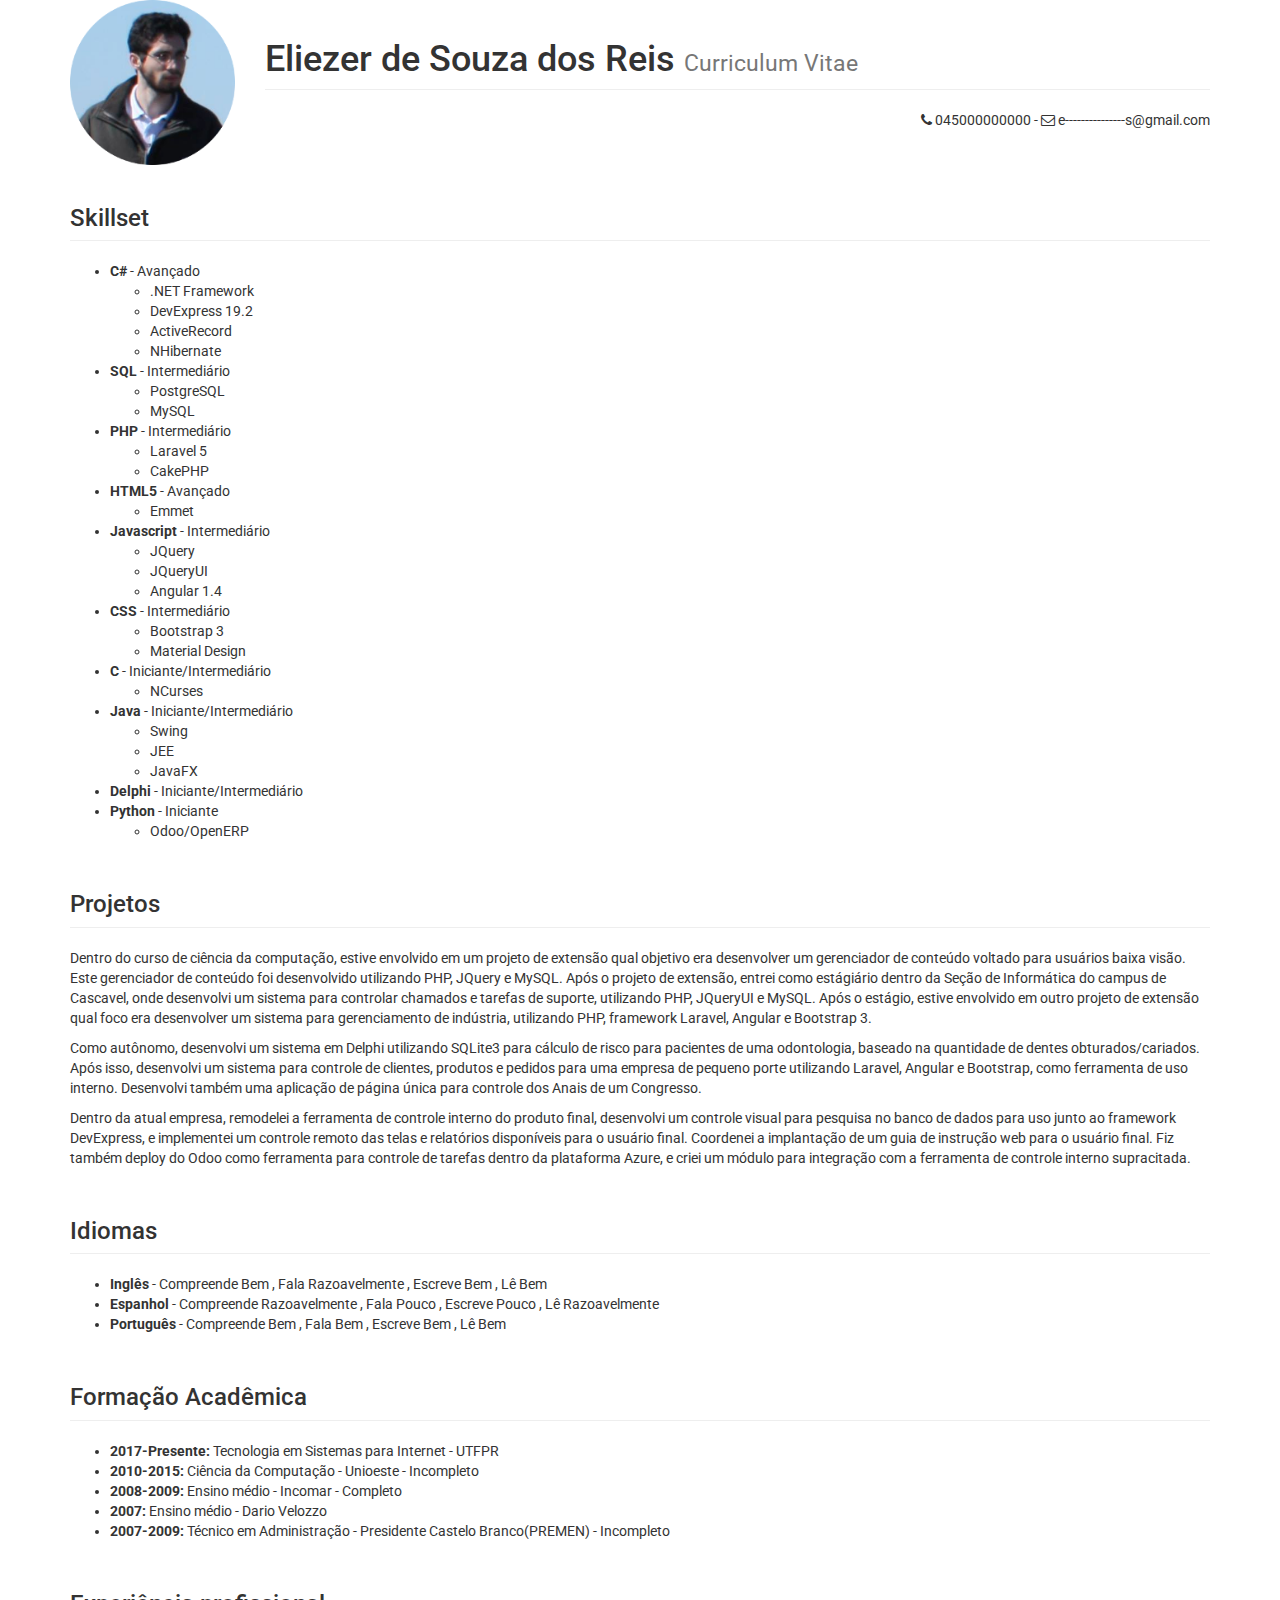
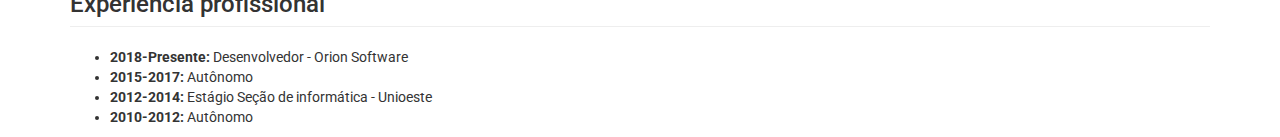
<file: curriculum/index.html>
<!DOCTYPE html>
<html lang="en">

	<head>
		<meta charset="UTF-8">
		<meta name="viewport" content="width=device-width, initial-scale=1.0">
		<meta http-equiv="X-UA-Compatible" content="ie=edge">
		<title>Curriculum Vitae</title>
		<link rel="stylesheet" href="https://fonts.googleapis.com/css?family=Roboto">
		<link rel="stylesheet" href="https://maxcdn.bootstrapcdn.com/font-awesome/4.7.0/css/font-awesome.min.css">
		<link rel="stylesheet" href="https://maxcdn.bootstrapcdn.com/bootstrap/3.3.7/css/bootstrap.min.css">
		<style type="text/css">
			body {
				font-family: 'Roboto', sans-serif;
			}
		</style>
	</head>

	<body>
		<div class="container">
			<div class="row">
				<div class="col-sm-2">
					<img alt="ME" class="center-block img-responsive" src="img/profile_pict.png" />
				</div>
				<div class="col-sm-10">
					<h1 class="page-header">Eliezer de Souza dos Reis <small>Curriculum Vitae</small></h1>
					<span class="pull-right">
						<i class="fa fa-phone"></i> 045000000000 - <i class="fa fa-envelope-o"></i> e---------------s@gmail.com
					</span>
				</div>
			</div>
			<div class="row">
				<div class="col-md-12">
					<h3 class="page-header">Skillset</h3>
					<ul>
						<li><b>C#</b> - Avançado
							<ul>
								<li>.NET Framework</li>
								<li>DevExpress 19.2</li>
								<li>ActiveRecord</li>
								<li>NHibernate</li>
							</ul>
						</li>
						<li>
							<b>SQL</b> - Intermediário
							<ul>
								<li>PostgreSQL</li>
								<li>MySQL</li>
							</ul>
						</li>
						<li><b>PHP</b> - Intermediário
							<ul>
								<li>Laravel 5</li>
								<li>CakePHP</li>
							</ul>
						</li>
						<li><b>HTML5</b> - Avançado
							<ul>
								<li>Emmet</li>
							</ul>
						</li>
						<li>
							<b>Javascript</b> - Intermediário
							<ul>
								<li>JQuery</li>
								<li>JQueryUI</li>
								<li>Angular 1.4</li>
							</ul>
						</li>
						<li><b>CSS</b> - Intermediário
							<ul>
								<li>Bootstrap 3</li>
								<li>Material Design</li>
							</ul>
						</li>
						<li>
							<b>C</b> - Iniciante/Intermediário
							<ul>
								<li>NCurses</li>
							</ul>
						</li>
						<li><b>Java</b> - Iniciante/Intermediário
							<ul>
								<li>Swing</li>
								<li>JEE</li>
								<li>JavaFX</li>
							</ul>
						</li>
						<li><b>Delphi</b> - Iniciante/Intermediário
						</li>
						<li>
							<b>Python</b> - Iniciante
							<ul>
								<li>Odoo/OpenERP</li>
							</ul>
						</li>
					</ul>
				</div>
			</div>
			<div class="row">
				<div class="col-md-12">
					<h3 class="page-header">Projetos</h3>
					<p>
						Dentro do curso de ciência da computação, estive envolvido em um projeto de extensão qual objetivo era desenvolver um gerenciador de conteúdo voltado para usuários baixa visão. Este gerenciador de conteúdo foi desenvolvido utilizando PHP,
						JQuery e MySQL. Após o projeto de extensão, entrei como estágiário dentro da Seção de Informática do campus de Cascavel, onde desenvolvi um sistema para controlar chamados e tarefas de suporte, utilizando PHP, JQueryUI e MySQL. Após o estágio, estive envolvido em outro projeto
						de extensão qual foco era desenvolver um sistema para gerenciamento de indústria, utilizando PHP, framework Laravel, Angular e Bootstrap 3.
					</p>
					<p>
						Como autônomo, desenvolvi um sistema em Delphi utilizando SQLite3 para cálculo de risco para pacientes de uma odontologia, baseado na quantidade de dentes obturados/cariados. Após isso, desenvolvi um sistema para controle de clientes, produtos
						e pedidos para uma empresa de pequeno porte utilizando Laravel, Angular e Bootstrap, como ferramenta de uso interno. Desenvolvi também uma aplicação de página única para controle dos Anais de um Congresso.
					</p>
					<p>
						Dentro da atual empresa, remodelei a ferramenta de controle interno do produto final, desenvolvi um controle visual para pesquisa no banco de dados para uso junto ao framework DevExpress, e implementei um controle remoto das telas e relatórios
						disponíveis para o usuário final. Coordenei a implantação de um guia de instrução web para o usuário final. Fiz também deploy do Odoo como ferramenta para controle de tarefas dentro da plataforma Azure, e criei um módulo para integração
						com a ferramenta de controle interno supracitada.
					</p>
				</div>
			</div>
			<div class="row">
				<div class="col-md-12">
					<h3 class="page-header">Idiomas</h3>
					<ul>
						<li><b>Inglês</b> - Compreende Bem , Fala Razoavelmente , Escreve Bem , Lê Bem</li>
						<li><b>Espanhol</b> - Compreende Razoavelmente , Fala Pouco , Escreve Pouco , Lê Razoavelmente</li>
						<li><b>Português</b> - Compreende Bem , Fala Bem , Escreve Bem , Lê Bem</li>
					</ul>
				</div>
			</div>
			<div class="row">
				<div class="col-md-12">
					<h3 class="page-header">Formação Acadêmica</h3>
					<ul>
						<li><b>2017-Presente:</b> Tecnologia em Sistemas para Internet - UTFPR</li>
						<li>
							<b>2010-2015:</b> Ciência da Computação - Unioeste - Incompleto
						</li>
						<li>
							<b>2008-2009:</b> Ensino médio - Incomar - Completo
						</li>
						<li>
							<b>2007:</b> Ensino médio - Dario Velozzo
						</li>
						<li>
							<b>2007-2009:</b> Técnico em Administração - Presidente Castelo Branco(PREMEN) - Incompleto
						</li>
					</ul>
				</div>
			</div>
			<div class="row">
				<div class="col-md-12">
					<h3 class="page-header">Experiência profissional</h3>
					<ul>
						<li><b>2018-Presente:</b> Desenvolvedor - Orion Software</li>
						<li><b>2015-2017:</b> Autônomo</li>
						<li>
							<b>2012-2014:</b> Estágio Seção de informática - Unioeste
						</li>
						<li>
							<b>2010-2012:</b> Autônomo
						</li>
					</ul>
				</div>
			</div>

		</div>
	</body>

</html>
</file>
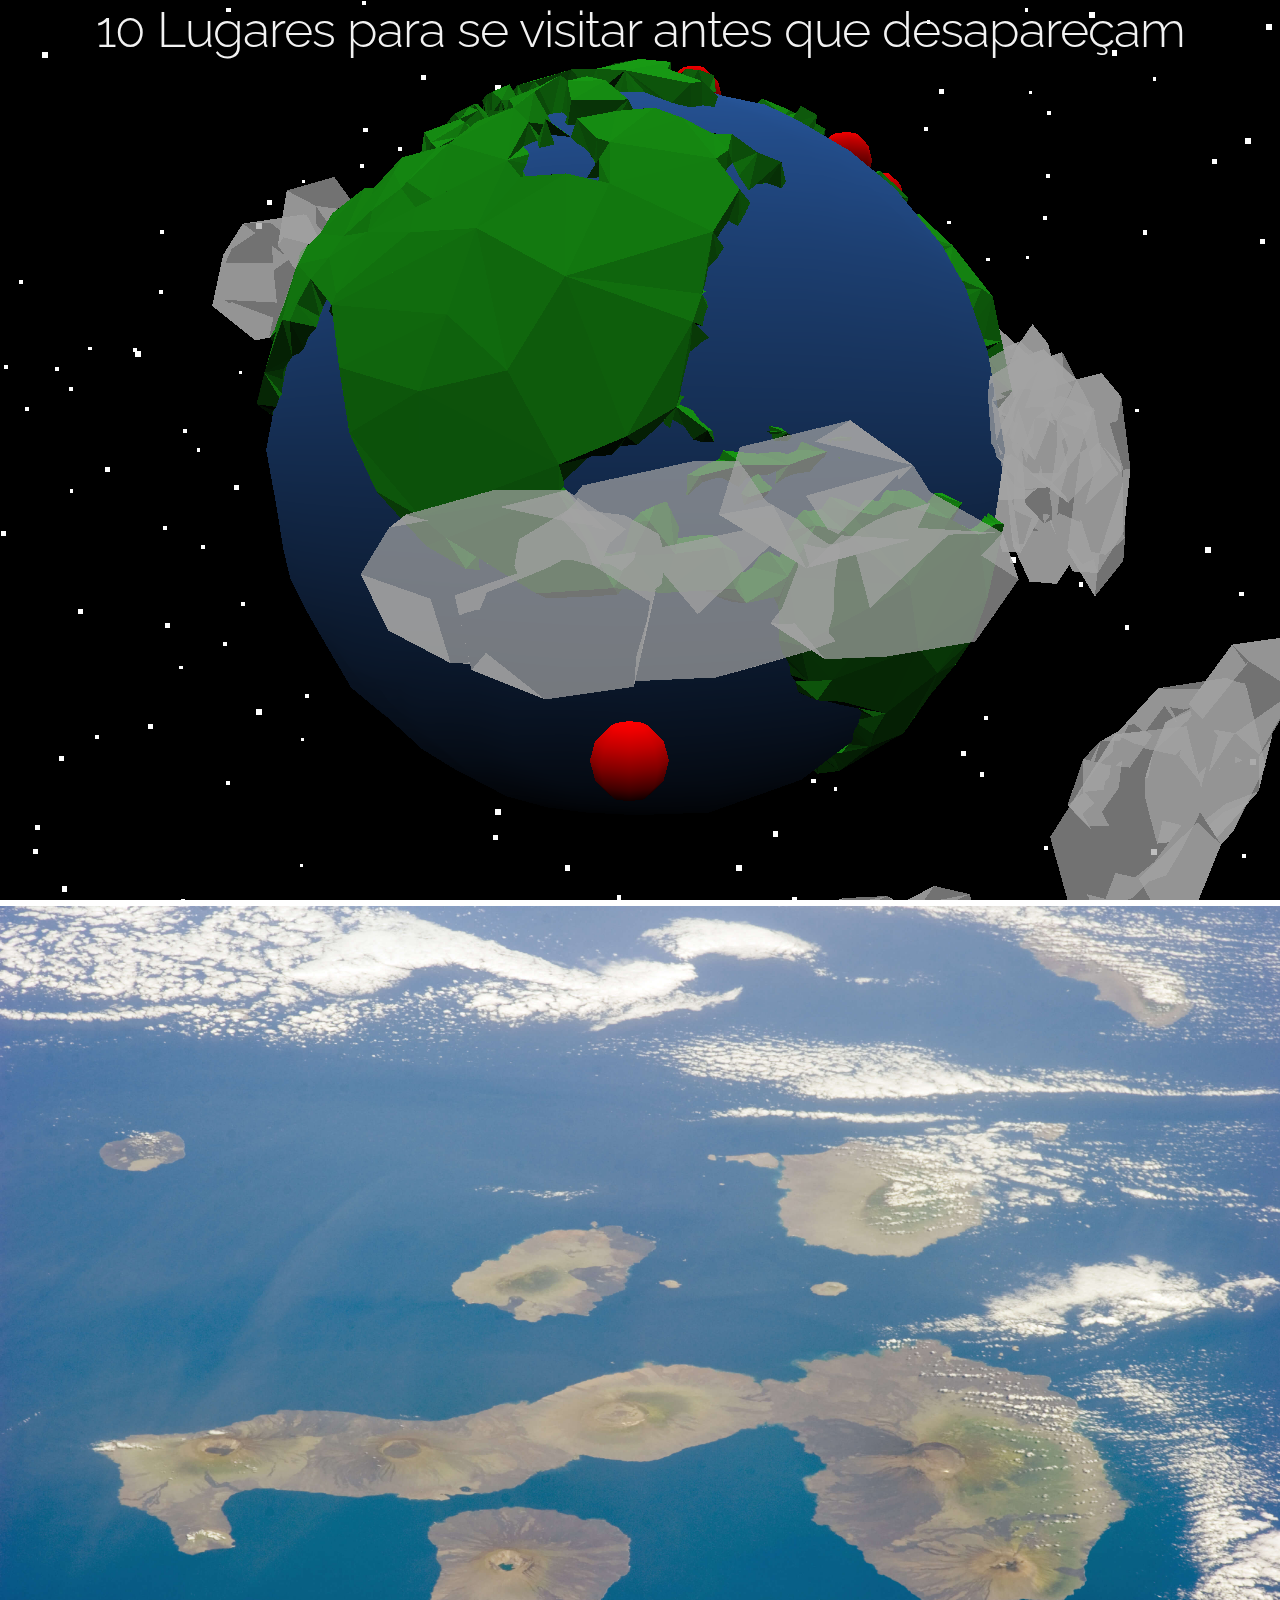
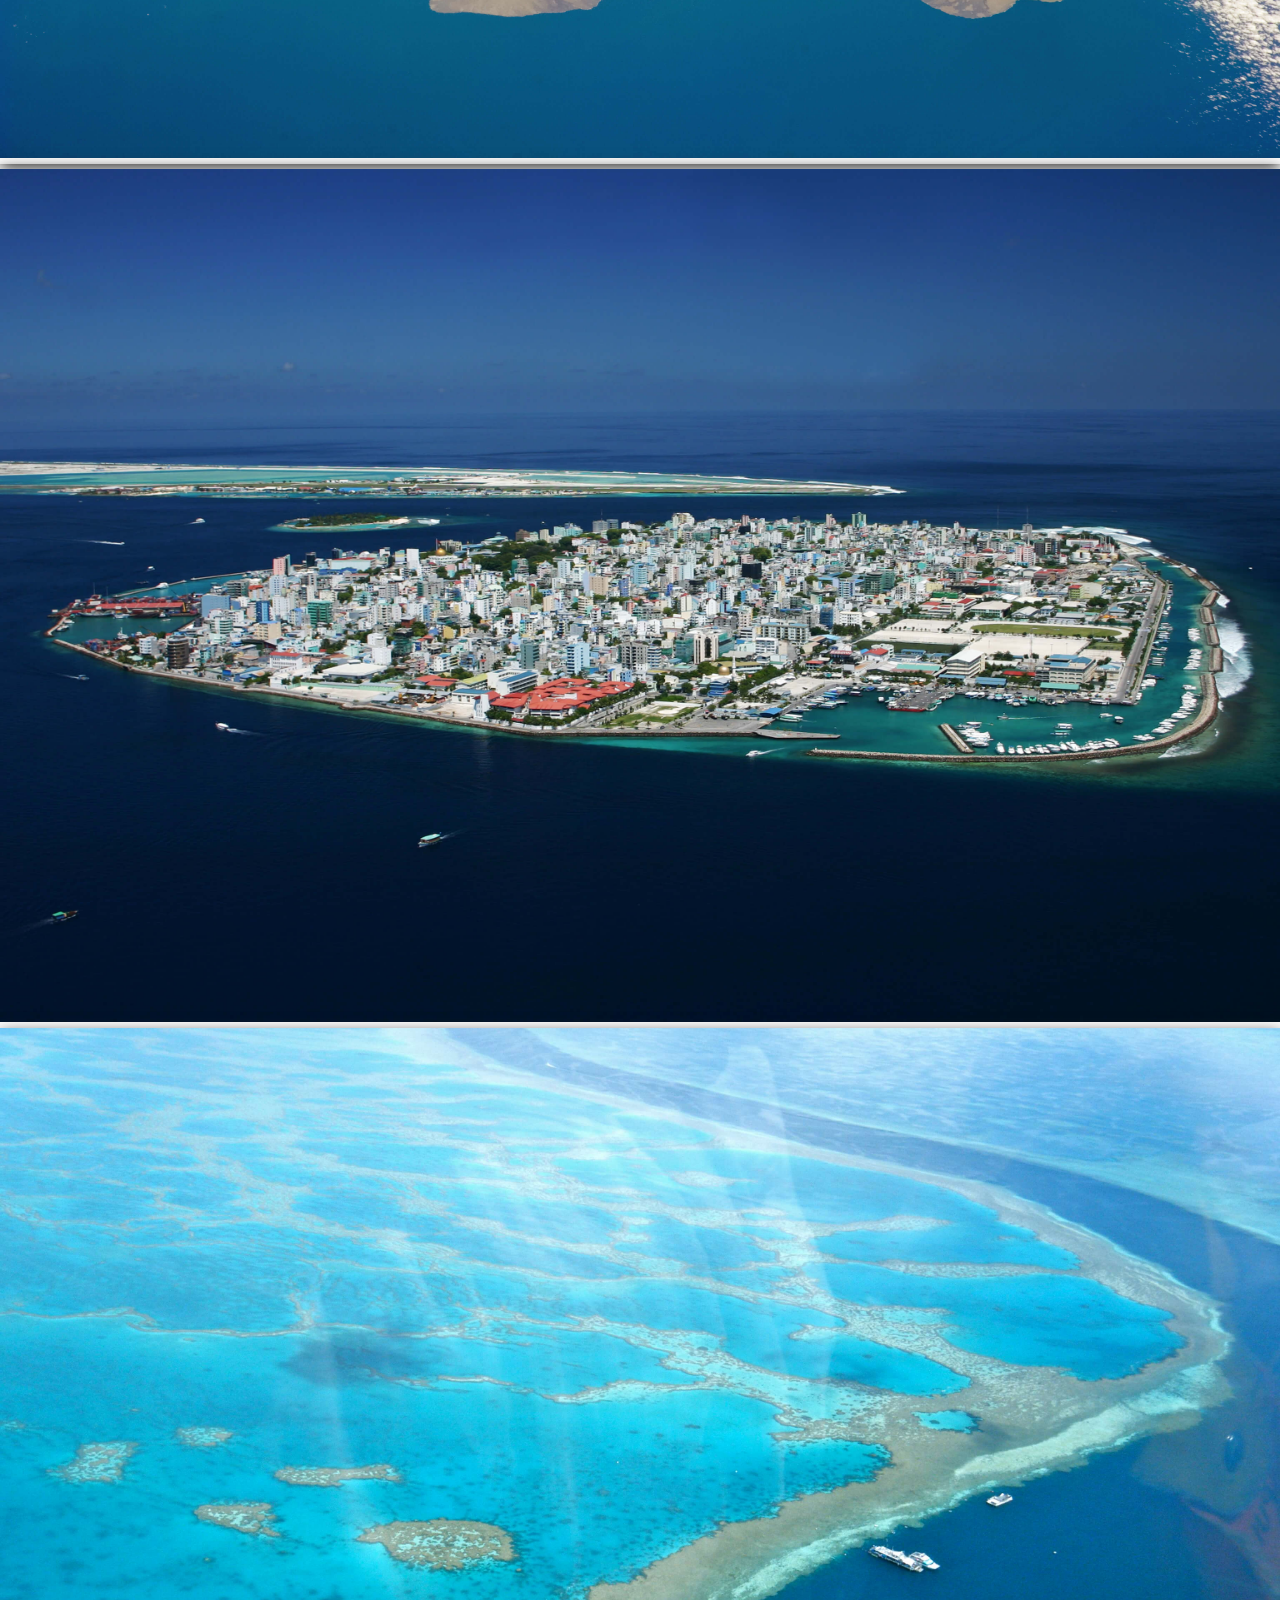
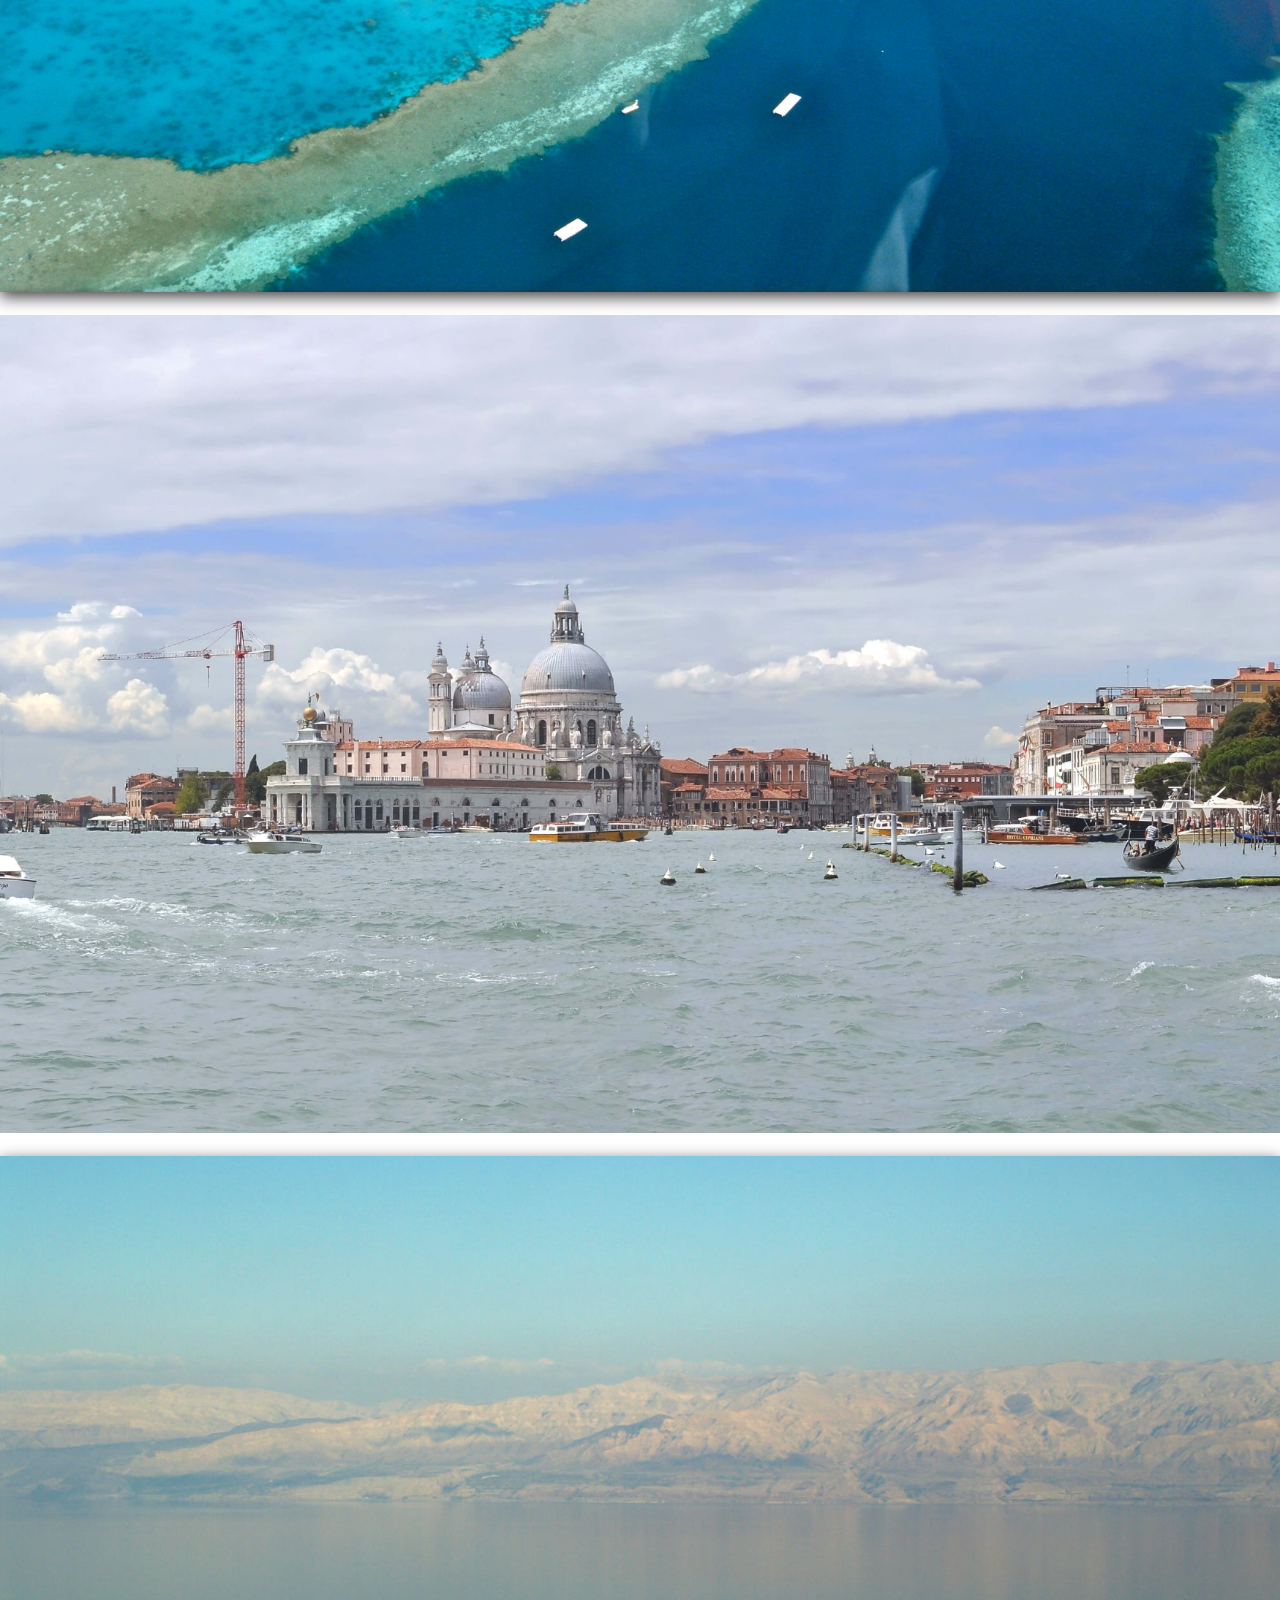
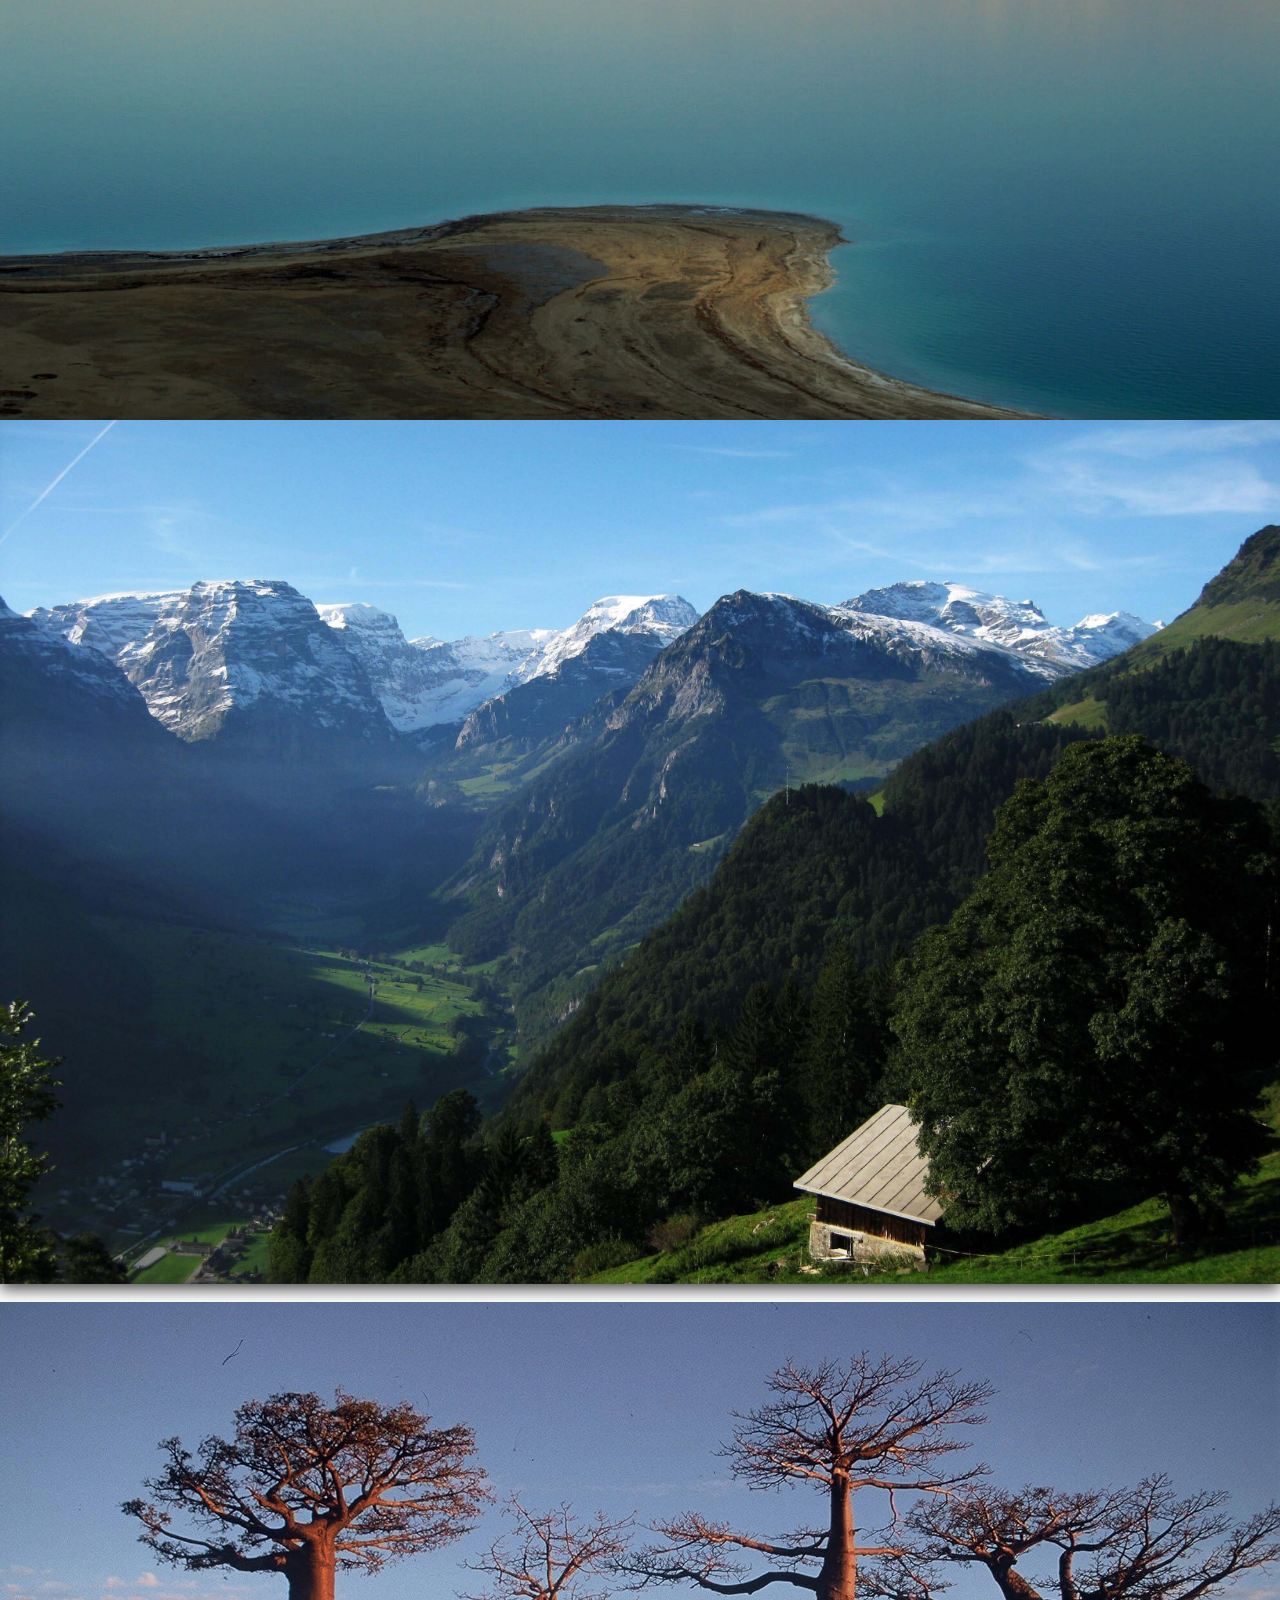
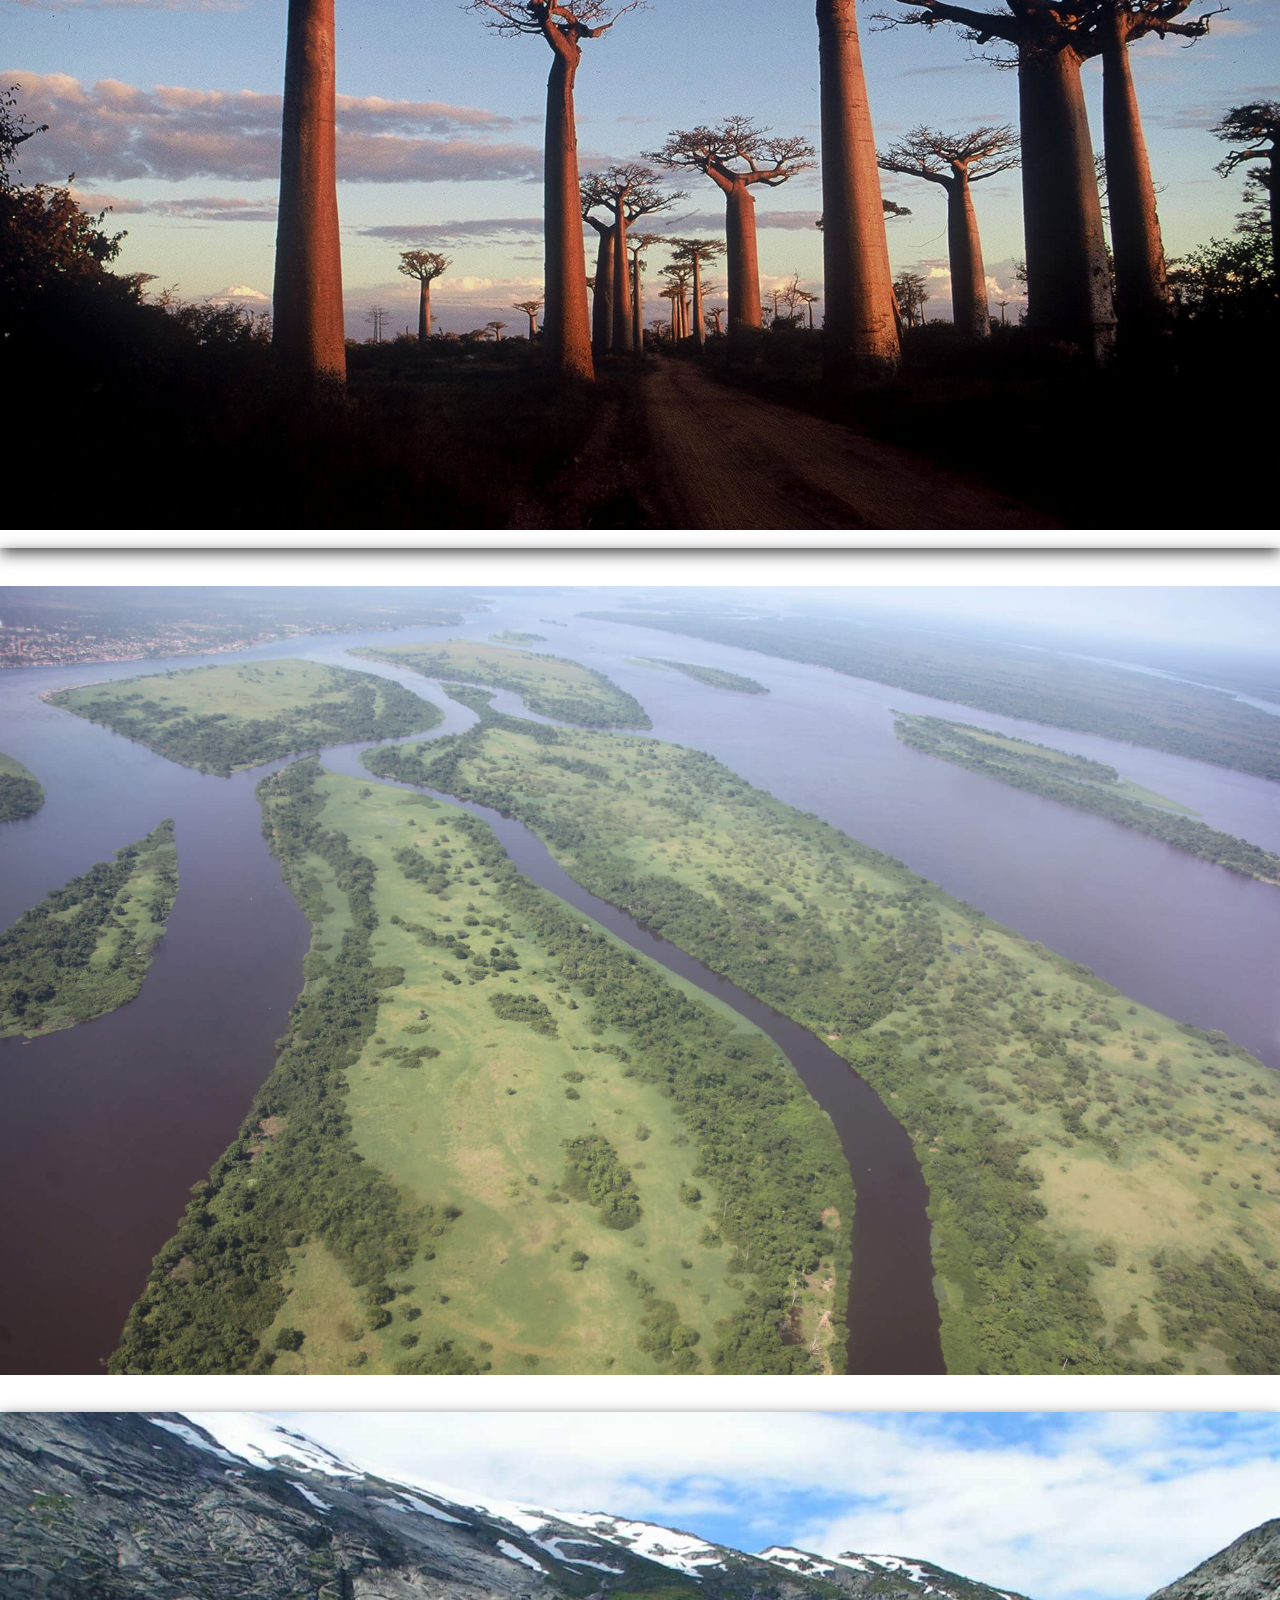
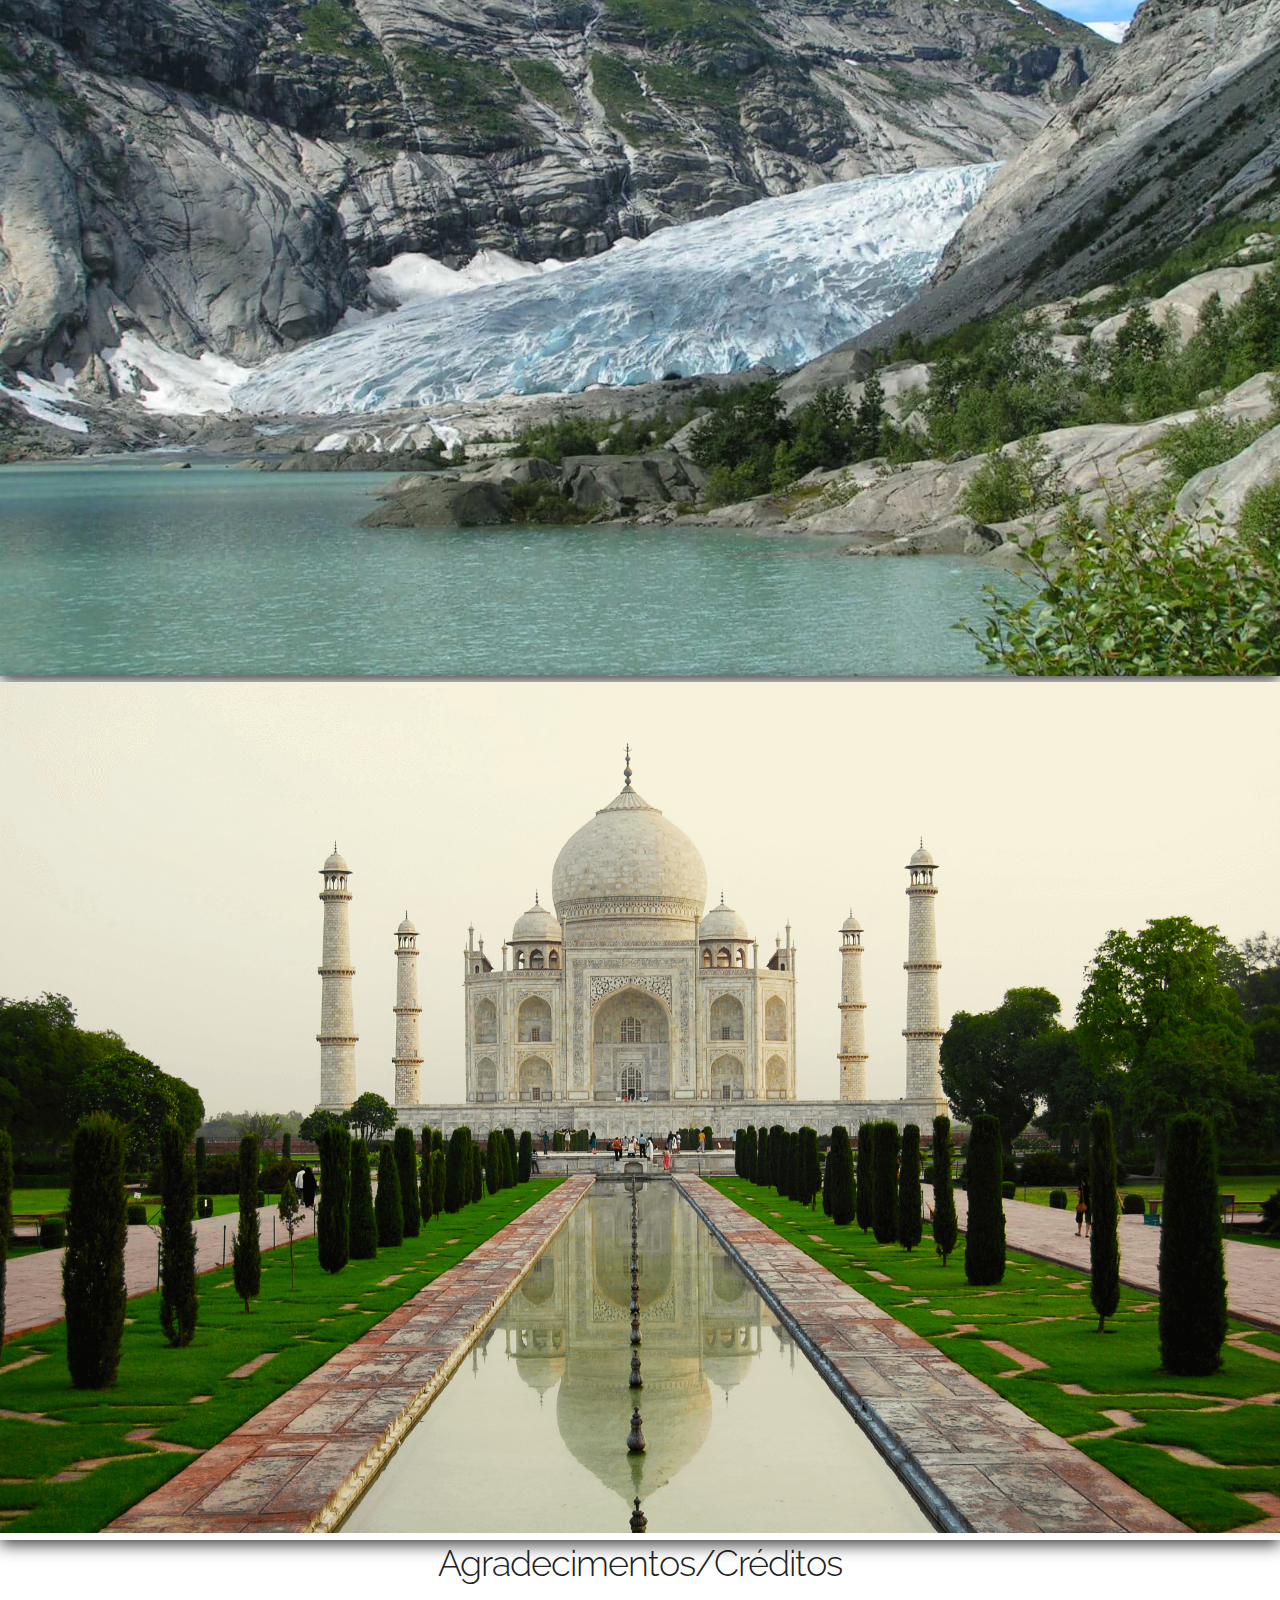
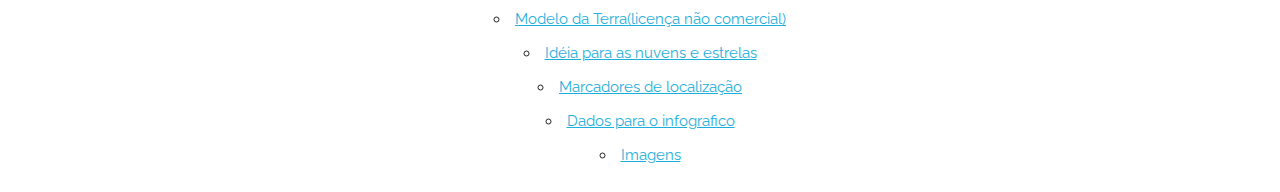
<file: infografico/index.html>
<!--
Eliezer de Souza dos Reis
Alex Wagner da Silva
-->

<!DOCTYPE html>
<html lang="pt">
  <head>
    <meta charset="UTF-8">
    <meta name="viewport" content="width=device-width, initial-scale=1.0">
    <meta http-equiv="X-UA-Compatible" content="ie=edge">
    <title>10 Lugares para se visitar antes que desapareçam</title>
    <link rel="stylesheet" href="css/main.css">
    <script type="text/javascript" src="js/jquery-3.2.1.min.js"></script>
    <script type="text/javascript" src="js/velocity.min.js"></script>
    <script type="text/javascript" src="js/velocity.ui.min.js"></script>
  </head>
  <body>
    <div>
      <div class="go-back">
        <a href="#index" class="button button-primary">
          <i class="fa fa-angle-double-up"></i>
        </a>
      </div>
      <div class="fullPage" id="index">
        <header class="text-center">
          <h1>10 Lugares para se visitar antes que desapareçam</h1>
        </header>
        <div id="viewer"></div>
      </div>
      <div class="page" id="Galapagos" onmouseover="GalapagosEntry()">
        <article>
          <header>
            <h3>1 - Ilhas Galápagos - Equador</h3>
          </header>
          <section>
            Por que? O turismo está aumentando em 12% ao ano. Hotéis, restaurantes e mais veículos motorizados estão tirando a beleza natural das ilhas uma vez isoladas. Os trabalhadores que contrabandeiam animais que compõem a vida selvagem local para alimentos
            e cruzeiros, acabam trazendo ratos para a ilha, que contribuem para a declinação das maravilhas naturais das Galápagos
          </section>
          <section>
            <ul>
              <li> Ameaça: destruição de ecossistema. </li>
              <li> Tempo Restante Estimado: indeterminado. </li>
              <li> Causa: turismo em massa. </li>
            </ul>
          </section>
          <aside>
            <header class="text-center"><i class="fa fa-exclamation-circle"></i></header>
            <ul>
              <li> Cerca de 9000 espécies vivem nas ilhas e em águas próximas.</li>
              <li> Mais de 3/4 dos répteis e aves terrestres são endêmicas.</li>
            </ul>
          </aside>
        </article>
      </div>
      <div class="page" id="Maldivas" onmouseover="MaldivasEntry()">
        <article>
          <header>
            <h3>2 - As Maldivas</h3>
          </header>
          <section>
            Por que? Maldivas é a nação mais baixa do mundo - uma vez que 960 das suas 1.200 ilhas (80%) não estão a mais de 1m acima do nível do mar, dentro de 100 anos as Maldivas podem tornar-se inabitáveis. É tão grave que, em 2008, o presidente anunciou que
            o governo começaria a comprar terras em outros países, incluindo a Índia, para futuras casas para cidadãos deslocados pelo aumento das águas.
          </section>
          <section>
            <ul>
              <li> Ameaça: afundamento.</li>
              <li> Tempo Restante Estimado: Menos de 100 anos. </li>
              <li> Causa: aumento do nível do mar, branqueamento dos corais. </li>
            </ul>
          </section>
          <aside>
            <header class="text-center"><i class="fa fa-exclamation-circle"></i></header>
            <ul>
              <li>90% dos recifes de corais foram perdidos pelo branqueamento de corais.</li>
            </ul>
          </aside>
        </article>
      </div>
      <div class="page" id="BarreiraDeCoral" onmouseover="BarreiraDeCoralEntry()">
        <article>
        <header>
          <h3>3 - Grande Barreira de Coral - Austrália</h3>
        </header>
        <section>
          Por que? O aumento das temperaturas do oceano, a poluição da água, a acidificação dos oceanos e os ciclones destroem continuamente o recife e causaram o branqueamento de corais em massa. Estima-se que 60% dos recifes de coral do mundo serão perdidos até
          2030. 8.000 anos de criação natural podem desaparecer dentro de nossas vidas.
        </section>
        <section>
          <ul>
            <li> Ameaça: Branqueamento de corais. </li>
            <li> Tempo Restante Estimado: menos de 100 anos. </li>
            <li> Causa: mudanças climáticas, poluição da água, acidificação dos oceanos. </li>
          </ul>
        </section>
        <aside>
          <header class="text-center"><i class="fa fa-exclamation-circle"></i></header>
          <ul>
            <li> 350 espécies de corais. </li>
            <li> únicos seres vivos na Terra visíveis do espaço. </li>
          </ul>
        </aside>
      </article>
    </div>
      <div class="page" id="Veneza" onmouseover="VenezaEntry()">
        <article>
          <header>
            <h3>4 - Veneza - Itália</h3>
          </header>
          <section>
            Por que? Veneza tem afundado, mas o aumento do nível do mar tornou a situação mais dramática. A frequência das inundações aumenta a cada ano, deixando muitos a se perguntar quanto mais Veneza pode ficar acima da água. O turismo também é um fator contribuinte.
            Em 2007, 21 milhões de turistas visitaram Veneza (quase 40 vezes o tamanho de sua população).
          </section>
          <section>
            <ul>
              <li> Ameaça: afundamento. </li>
              <li> Tempo Restante Estimado: menos de 70 anos. </li>
              <li> Causa: aumento do nível do mar. </li>
            </ul>
          </section>
        </article>
      </div>
      <div class="page" id="MarMorto" onmouseover="MarMortoEntry()">
        <article>
          <header>
            <h3>5 - Mar Morto - Israel, Jordânia</h3>
          </header>
          <section>
            Por que? Nas últimas quatro décadas, o lago salgado encolheu um terço e afundou 80 pés (aproximadamente 24m), com resorts e restaurantes à beira-mar, a quase uma milha da costa. O rio Jordão é a única fonte do lago e, à medida que os países vizinhos tocam
            suas águas, pouco atinge o Mar Morto, que pode desaparecer em 50 anos.
          </section>
          <section>
            <ul>
              <li> Ameaça: encolhimento. </li>
              <li> Tempo Restante estimado: menos de 50 anos. </li>
              <li> Causa: recebendo menos água do rio Jordão. </li>
            </ul>
          </section>
          <aside>
            <header class="text-center"><i class="fa fa-exclamation-circle"></i></header>
            <ul>
              <li> 33,7% de salinidade, 10 vezes mais salgado que o oceano. </li>
              <li> com densidade de 1,24 kg/L faz com que a natação se assemelhe com flutuação. </li>
            </ul>
          </aside>
        </article>
      </div>
      <div class="page" id="Alpes" onmouseover="AlpesEntry()">
        <article>
          <header>
            <h3>6 - Os Alpes – Europa (Alemanha, Áustria, Eslovênia, França, Itália, Liechtenstein, Mônaco e Suíça.)</h3>
          </header>
          <section>
            Por que? Os Alpes europeus situam-se a uma altitude mais baixa do que as Montanhas Rochosas e suas geleiras e estações de esqui são mais suscetíveis aos efeitos do aquecimento global. As temperaturas aumentaram duas vezes mais do que a temperatura média
            global desde o século XIX. As famosas geleiras podem desaparecer até 2050.
          </section>
          <section>
            <ul>
              <li> Ameaça: perda de gelo.</li>
              <li> Tempo restante estimado: 40 anos. </li>
              <li> Causa: aquecimento global. </li>
            </ul>
          </section>
        </article>
      </div>
      <div class="page" id="Madagascar"  onmouseover="MadagascarEntry()">
        <article>
          <header>
            <h3>7 - Madagascar</h3>
          </header>
          <section>
            Por que? Se nada for feito para salvar a quarta maior ilha do mundo, sua floresta e seus habitantes únicos desaparecerão em 35 anos. Madagascar é conhecida pelos lêmures. Os ecossistemas florestais estão sendo destruídos pela exploração madeireira, a
            queima de fazendas de subsistência e a caça furtiva.
          </section>
          <section>
            <ul>
              <li>Ameaça: destruição florestal.</li>
              <li>Tempo restante estimado: menos de 35 anos.</li>
              <li>Causa: exploração madeireira, caça furtiva e agricultura de subsistência.</li>
            </ul>
          </section>
          <aside>
            <header class="text-center"><i class="fa fa-exclamation-circle"></i></header>
            <ul>
              <li> mais de 80% da flora e fauna de Madagascar não são encontrados em outro lugar da Terra.</li>
            </ul>
          </aside>
        </article>
      </div>
      <div class="page" id="BaciaDoCongo" onmouseover="BaciaDoCongoEntry()">
        <article>
          <header>
            <h3>8 - Bacia do Congo – África (República do Congo, República Democrática do Congo, Angola)</h3>
          </header>
          <section>
            Por que? De acordo com a ONU, cerca de dois terços da floresta e suas plantas e vida selvagem únicas podem ser perdidas até 2040, a menos que sejam tomadas medidas mais efetivas para protegê-la. 10 milhões de hectares de floresta são degradados a cada
            ano devido à mineração, exploração madeireira ilegal, agricultura, pecuária e guerrilha.
          </section>
          <section>
            <ul>
              <li> Ameaça: Destruição de floresta tropical </li>
              <li> Tempo restante estimado: menos de 25 anos. </li>
              <li> Causa: mineração, exploração madeireira ilegal, agricultura, pecuária e guerrilha</li>
            </ul>
          </section>
        </article>
      </div>
      <div class="page" id="Geleiras" onmouseover="GeleirasEntry()">
        <article>
          <header>
            <h3>9 - Parque Nacional das Geleiras - Noruega</h3>
          </header>
          <section>
            Há 100 anos, haviam 150 geleiras espalhadas por todo o Parque Nacional das Geleiras. Em 2005, apenas 27 permaneceram e elas deverão desaparecer até 2030, ou antes. Na ausência de água fria, o ecossistema do parque pode mudar drasticamente enquanto as
            geleiras desapareceram.
          </section>
          <section>
            <ul>
              <li> Ameaça: perda de gelo. </li>
              <li> Tempo restante estimado: menos de 20 anos. </li>
              <li> Causa: aquecimento global. </li>
            </ul>
          </section>
        </article>
      </div>
      <div class="page" id="TajMahal" onmouseover="TajMahalEntry()">
        <article>
          <header>
            <h3>10 - Taj Mahal - Índia</h3>
          </header>
          <section>
            Entre as multidões e a poluição do ar que está comendo sua fachada de pedra branca, os funcionários de turismo estão considerando fechar este marco do século XVII ao público, deixando sua fabulosa simetria em cúpula visível apenas de longe.
          </section>
          <section>
            <ul>
              <li> Ameaça: fechamento ao público. </li>
              <li> Tempo restante estimado: 5 anos. </li>
              <li> Causa: poluição do ar e turismo em massa. </li>
            </ul>
          </section>
        </article>
      </div>
      <div class="footer text-center">
            <h3>Agradecimentos/Créditos</h3>
            <ul>
              <li /><a href="https://www.blendswap.com/blends/view/86599"> Modelo da Terra(licença não comercial)</a>
              <li /><a href="https://codepen.io/gmoyer/pen/dpxpLQ"> Idéia para as nuvens e estrelas</a>
              <li /><a href="https://codepen.io/qkevinto/pen/EVGrGq"> Marcadores de localização</a>
              <li /><a href="http://pinaytraveller.com/archives/6238"> Dados para o infografico</a>
              <li /><a href="https://www.wikimedia.org/"> Imagens</a>
            </ul>

      </div>
      </div>
    <script type="text/javascript" src="js/animations.js"></script>
    <script type="text/javascript" src="js/three.min.js"></script>
    <script type="text/javascript" src="js/OrbitControls.js"></script>
    <script type="text/javascript" src="js/earthView.js"></script>
  </body>

</html>
</file>
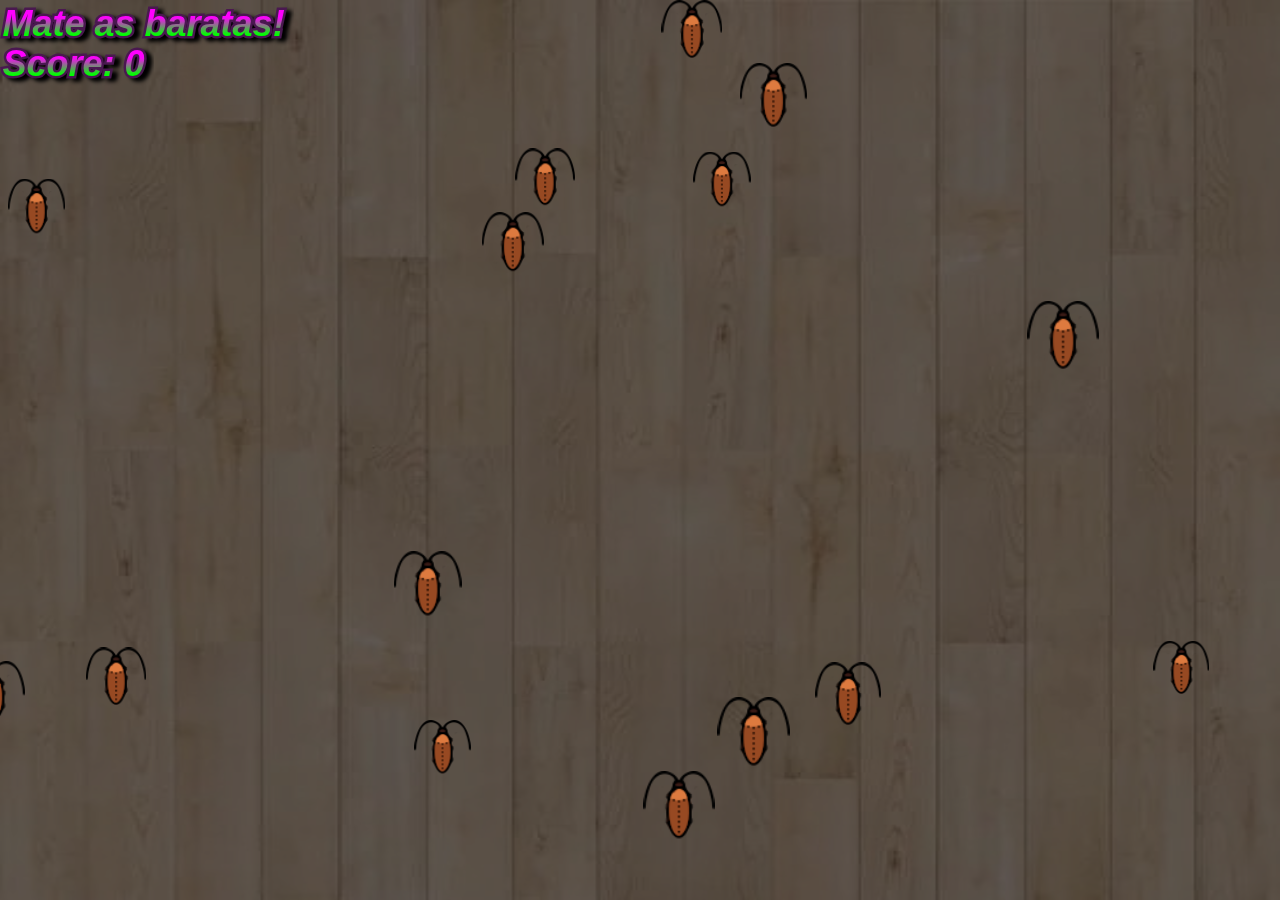
<file: matebaratas/index.html>
<html>

<head>
  <title>Mate as Baratas</title>
  <link rel="icon" type="image/png" href="assets/cocro-icon.png" sizes="16x16">
  <meta http-equiv="content-type" content="text/html;charset=utf-8" />
  <style>
    html,
    body {
      height: 100%;
      width: 100%;
      margin: 0;
      padding: 0;
    }
  </style>
</head>

<body style="height: 100%;width: 100%;">

  <script type="text/javascript" src="js/pixi.min.js"></script>
  <script type="text/javascript">
    const app = new PIXI.Application({
      resolution: window.devicePixelRatio || 1, resizeTo: window
    });
    document.body.appendChild(app.view);

    app.stage.interactive = true;

    const container = new PIXI.Container();
    app.stage.addChild(container);

    const padding = 100;
    const bounds = new PIXI.Rectangle(
      -padding,
      -padding,
      app.screen.width + padding * 2,
      app.screen.height + padding * 2,
    );


    const style = new PIXI.TextStyle({
      fontFamily: 'Arial',
      fontSize: 36,
      fontStyle: 'italic',
      fontWeight: 'bold',
      fill: ['#ff00ff', '#00ff00'], // gradient
      stroke: '#4a1850',
      strokeThickness: 5,
      dropShadow: true,
      dropShadowColor: '#000000',
      dropShadowBlur: 4,
      dropShadowAngle: Math.PI / 6,
      dropShadowDistance: 6,
      wordWrap: false,
      wordWrapWidth: 440,
    });

    let dedCounter = 0;

    const richText = new PIXI.Text('Mate as baratas!', style);
    richText.x = 0;
    richText.y = 0;

    app.stage.addChild(richText);

    const dedCounterText = new PIXI.Text('Score: 0', style);
    dedCounterText.x = 0;
    dedCounterText.y = 40;

    app.stage.addChild(dedCounterText);

    const bg = PIXI.Sprite.from('assets/bg.jpg');
    bg.width = app.screen.width;
    bg.height = app.screen.height;

    bg.alpha = 0.4;

    container.addChild(bg);

    const crocoAlive = PIXI.Texture.from('assets/cocro.png');
    const crocoDed = PIXI.Texture.from('assets/cocro_ded.png');
    var counter = 0;
    var sw = false;
    const cocros = [];
    for (let i = 0; i < 20; i++) {
      const cocro = new PIXI.Sprite(crocoAlive);
      cocro.tagged = false;
      cocro.anchor.set(0.5);
      container.addChild(cocro);

      cocro.direction = Math.random() * Math.PI * 2;
      cocro.speed = 1;
      cocro.turnSpeed = Math.random() - 0.8;

      cocro.x = Math.random() * bounds.width;
      cocro.y = Math.random() * bounds.height;
      cocro.zOrder = 2;

      cocro.scale.set(1 + Math.random() * 0.3);
      cocro.original = new PIXI.Point();
      cocro.original.copy(cocro.scale);

      cocro.interactive = true;
      //cocro.buttonMode = true;

      cocro.on('pointertap', onClick);
      cocro.on('mouseover', onHover)
      //cocro.on('tap', onClick);

      cocro.isAlive = true;
      cocro.isTriggered = false;
      cocro.triggerTimer = 0;
      cocro.deadTimer = 100;
      cocros.push(cocro);
    }

    function onClick() {
      if (this.isAlive) {
        dedCounter += 1;
        this.isAlive = false;
        this.zOrder = 1;
        this.texture = crocoDed;
        this.speed = 0;
        this.turnSpeed = 0;
        dedCounterText.text = 'Score: ' + dedCounter;
      }
      // if (counter === 0)
      //   sw = false;
      // if (counter === 20)
      //   sw = true;
      // if (sw && this.alpha === 0.2) {
      //   this.alpha = 1;
      //   counter -= 1;
      // } else if (this.alpha === 1) {
      //   this.speed = 7;
      //   this.alpha = 0.2;
      //   counter += 1;
      // }
    }

    function onHover() {
      if (this.isAlive && !this.isTriggered) {
        if ((Math.floor(Math.random() * 10)) % 2 === 0) {
          this.direction += 180;
          this.isTriggered = true;

        }
        //this.rotation  = this.diretion;
        //this.speed = 10;
      }
    }


    // container.x = app.screen.width / 2;
    // container.y = app.screen.height / 2;
    // container.pivot.x = container.width / 2;
    // container.pivot.y = container.height / 2;

    // app.ticker.add((delta) => {
    //   container.rotation -= 0.01 * delta;
    // });
    let count = 0;

    app.ticker.add(() => {
      count += 0.05;

      for (let i = 0; i < cocros.length; i++) {
        const cocro = cocros[i];

        cocro.direction += cocro.turnSpeed * 0.01;
        cocro.x += Math.sin(cocro.direction) * cocro.speed;
        cocro.y += Math.cos(cocro.direction) * cocro.speed;

        //object.x = object.x + distance * Math.cos(object.rotation);
        //object.y = object.y + distance * Math.sin(object.rotation);
        //cocro.scale.x = cocro.original.x + Math.sin(count) * 0.2;

        if (cocro.x < bounds.x) {
          cocro.x += bounds.width;
        } else if (cocro.x > bounds.x + bounds.width) {
          cocro.x -= bounds.width;
        }

        if (cocro.y < bounds.y) {
          cocro.y += bounds.height;
        } else if (cocro.y > bounds.y + bounds.height) {
          cocro.y -= bounds.height;
        }

        if (cocro.isTriggered && cocro.isAlive) {
          if (cocro.triggerTimer <= 8) {
            cocro.triggerTimer += 0.075;
            cocro.speed = 8 / cocro.triggerTimer;
          } else {
            cocro.isTriggered = false;
            cocro.triggerTimer = 0;
            cocro.speed = 1;
          }
        }
        if (!cocro.isAlive) {
          if (cocro.deadTimer > 0) {
            cocro.alpha = cocro.deadTimer / 100;
            cocro.deadTimer -= 0.1;

          } else {
            cocro.isAlive = true;
            cocro.texture = crocoAlive;
            cocro.deadTimer = 100;
            cocro.x = Math.random() * bounds.width;
            cocro.y = Math.random() * bounds.height;
            cocro.alpha = 1;
            cocro.zOrder = 2;
            cocro.speed = 1;
          }
        }
      }
    });


  </script>

</body>

</html>
</file>
<file: infografico/css/main.css>
@import url('https://fonts.googleapis.com/css?family=Raleway');
@import url("font-awesome.min.css");
@import url("normalize.css");
@import url("skeleton.css");

html {
    overflow-x: hidden;
}

#index {
    display: block;
    z-index: 2;
    position: relative;
}

.go-back {
    z-index: 1;
    display: block;
    position: fixed;
    bottom: 20px;
    right: 20px;
}
.fullPage {
    min-height: 100vh;
    height: 100vh;
    width: 100vw;
    color: rgb(242, 242, 242);
    background-color: rgb(0, 0, 0);
}
.fullPage header {
    position: absolute;
    width: 100%;
}
.fullPage #viewer {
    height: 100vh;
}
.page {
    min-height: 96vh;
    height: 96vh;
    width: 100%;
    display: block;
    background-position: center;
    background-repeat: no-repeat;
    background-size: 100% auto;
    box-shadow: 0px 5px 15px rgba(42, 42, 42, 0.9);
    float: left;
}

.page article {
    display: block;
    opacity: 0;
    height: 100%;
    width: 40vw;
    padding: 0em 1em;
    background-color: rgba(212, 212, 212, 0.9);
}

article header {
    margin-top: 1em;
}

.page article aside {
    border-style: ridge;
    border-width: thin;
    border-color:rgba(42, 42, 42, 0.9);
}

.page article aside ul {
    margin-left: 1em;
}

.page:nth-child(odd) article {
    float: left;
}

.page:nth-child(even) article {
    float: right;
}

.page header, section, aside {
    display: block;
}
.footer {
    padding: 0 1em;
}

.text-left {
    text-align: left;
}

.text-right {
    text-align: right;
}

.text-center {
    text-align: center;
}

.text-justify {
    text-align: justify;
}

#Galapagos {
    background-image: url('../img/galapagos-bg.jpg');
}

#Maldivas {
    background-image: url('../img/maldivas-bg.jpg');
}

#BarreiraDeCoral {
    background-image: url('../img/barreiraDeCoral-bg.jpg');
}

#Veneza {
    background-image: url('../img/veneza-bg.jpg');
}

#MarMorto {
    background-image: url('../img/marMorto-bg.jpg');
}

#Alpes {
    background-image: url('../img/alpes-bg.jpg');
}

#Madagascar {
    background-image: url('../img/madagascar-bg.jpg');
}

#BaciaDoCongo {
    background-image: url('../img/baciaDoCongo-bg.jpg');
}

#Geleiras {
    background-image: url('../img/geleiras-bg.jpg');
}

#TajMahal {
    background-image: url('../img/tajMahal-bg.png');
}
</file>
